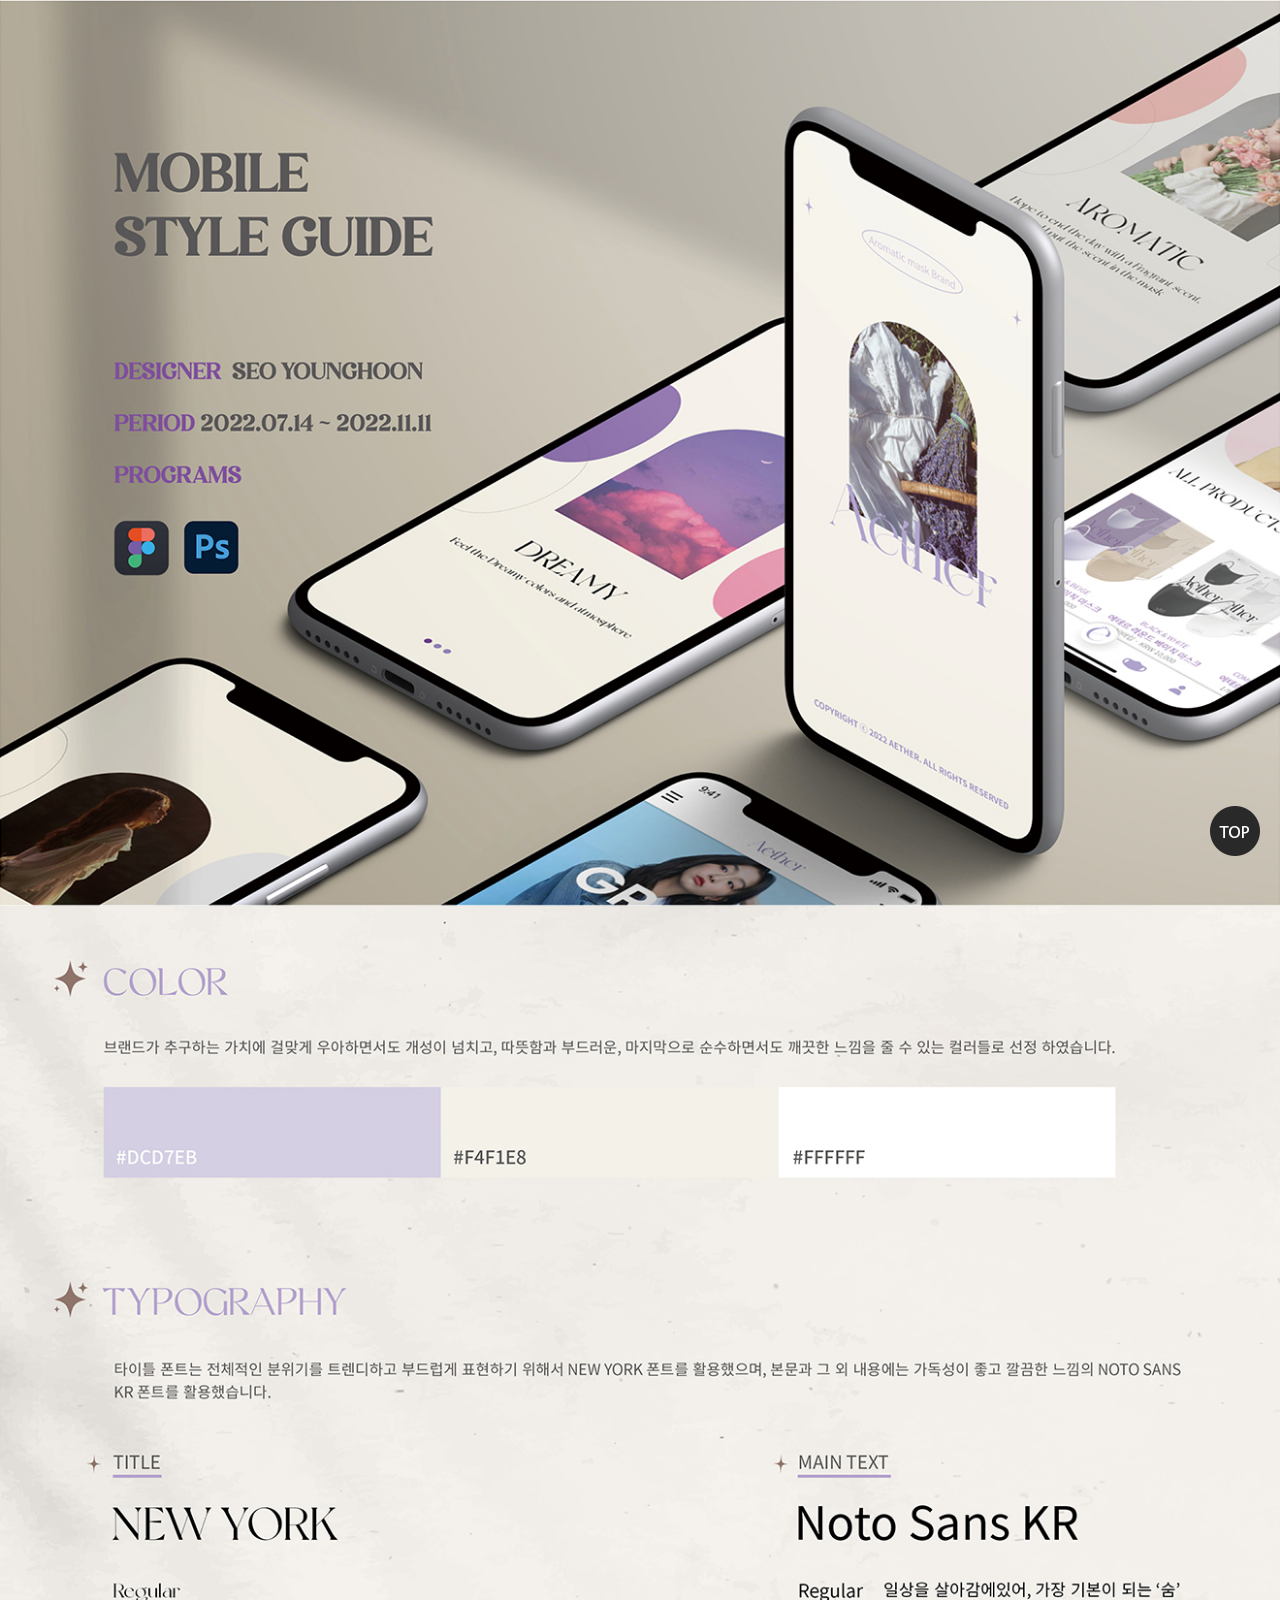
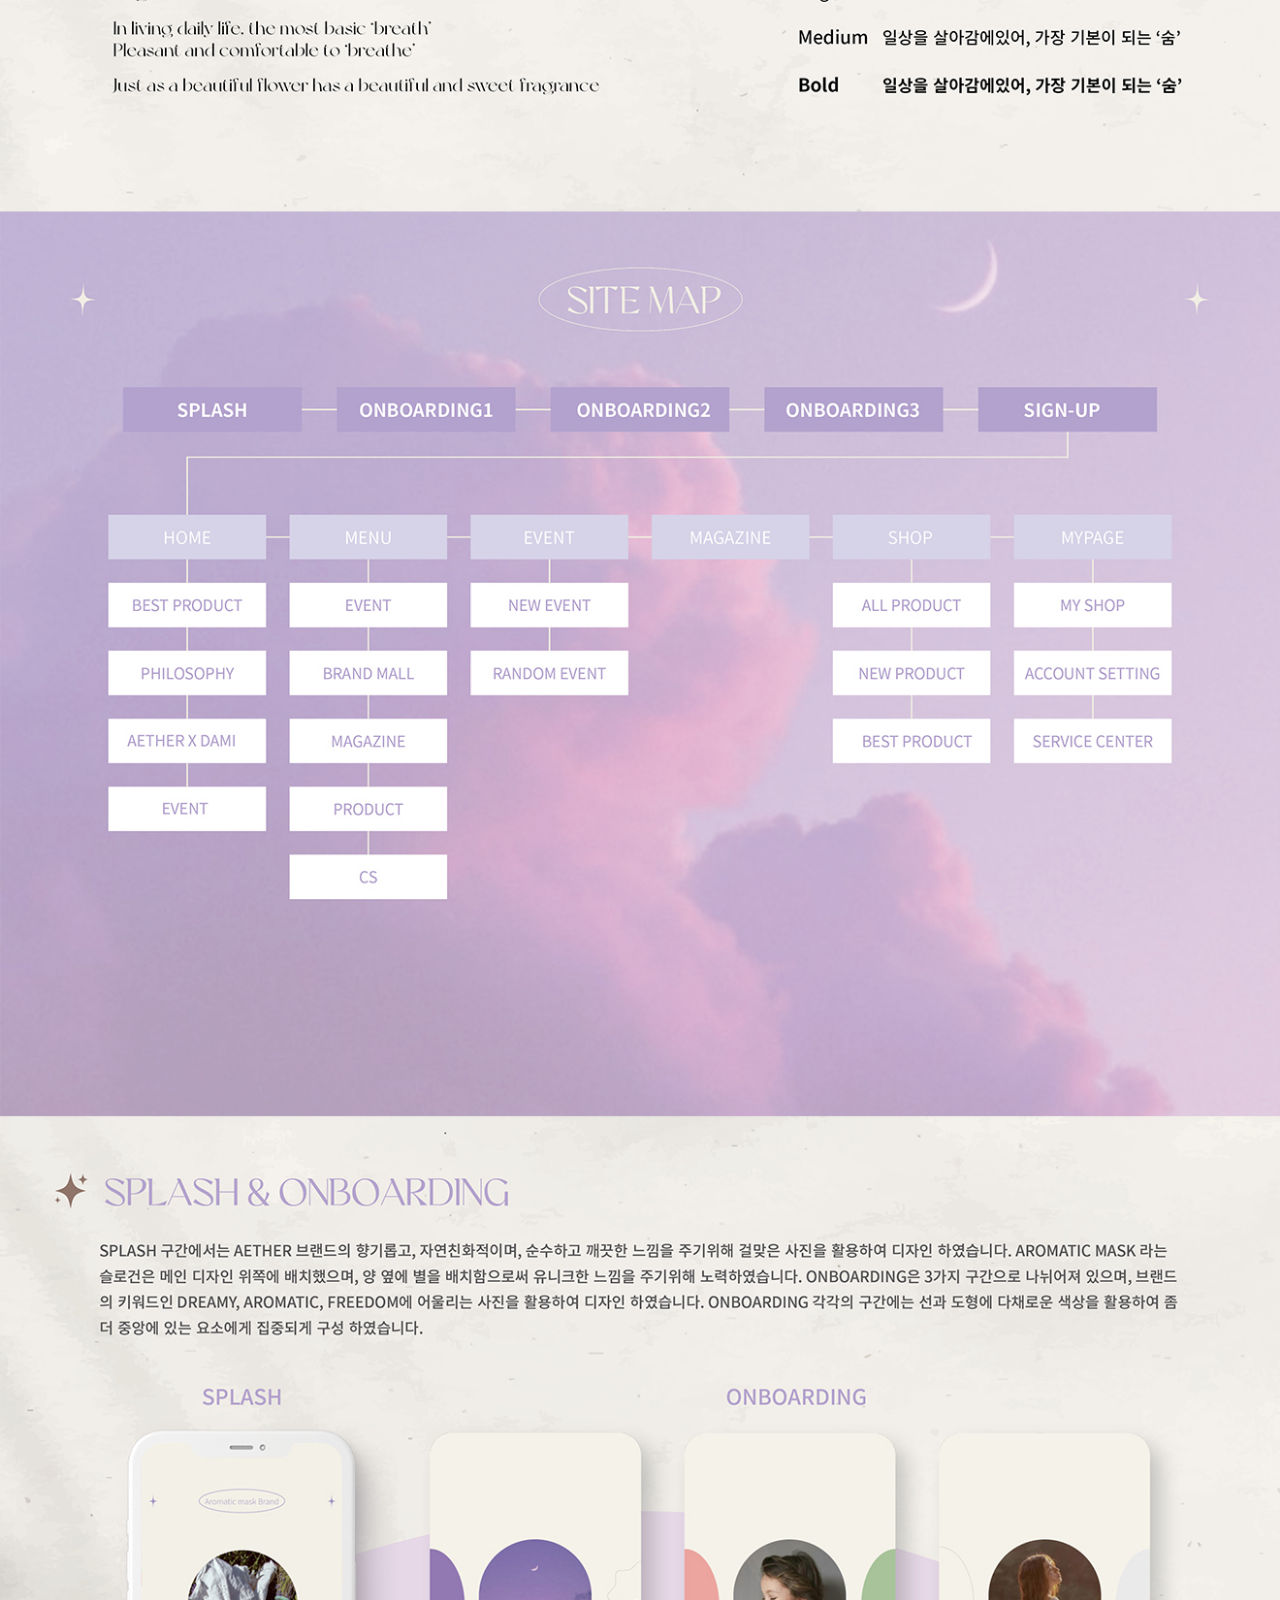
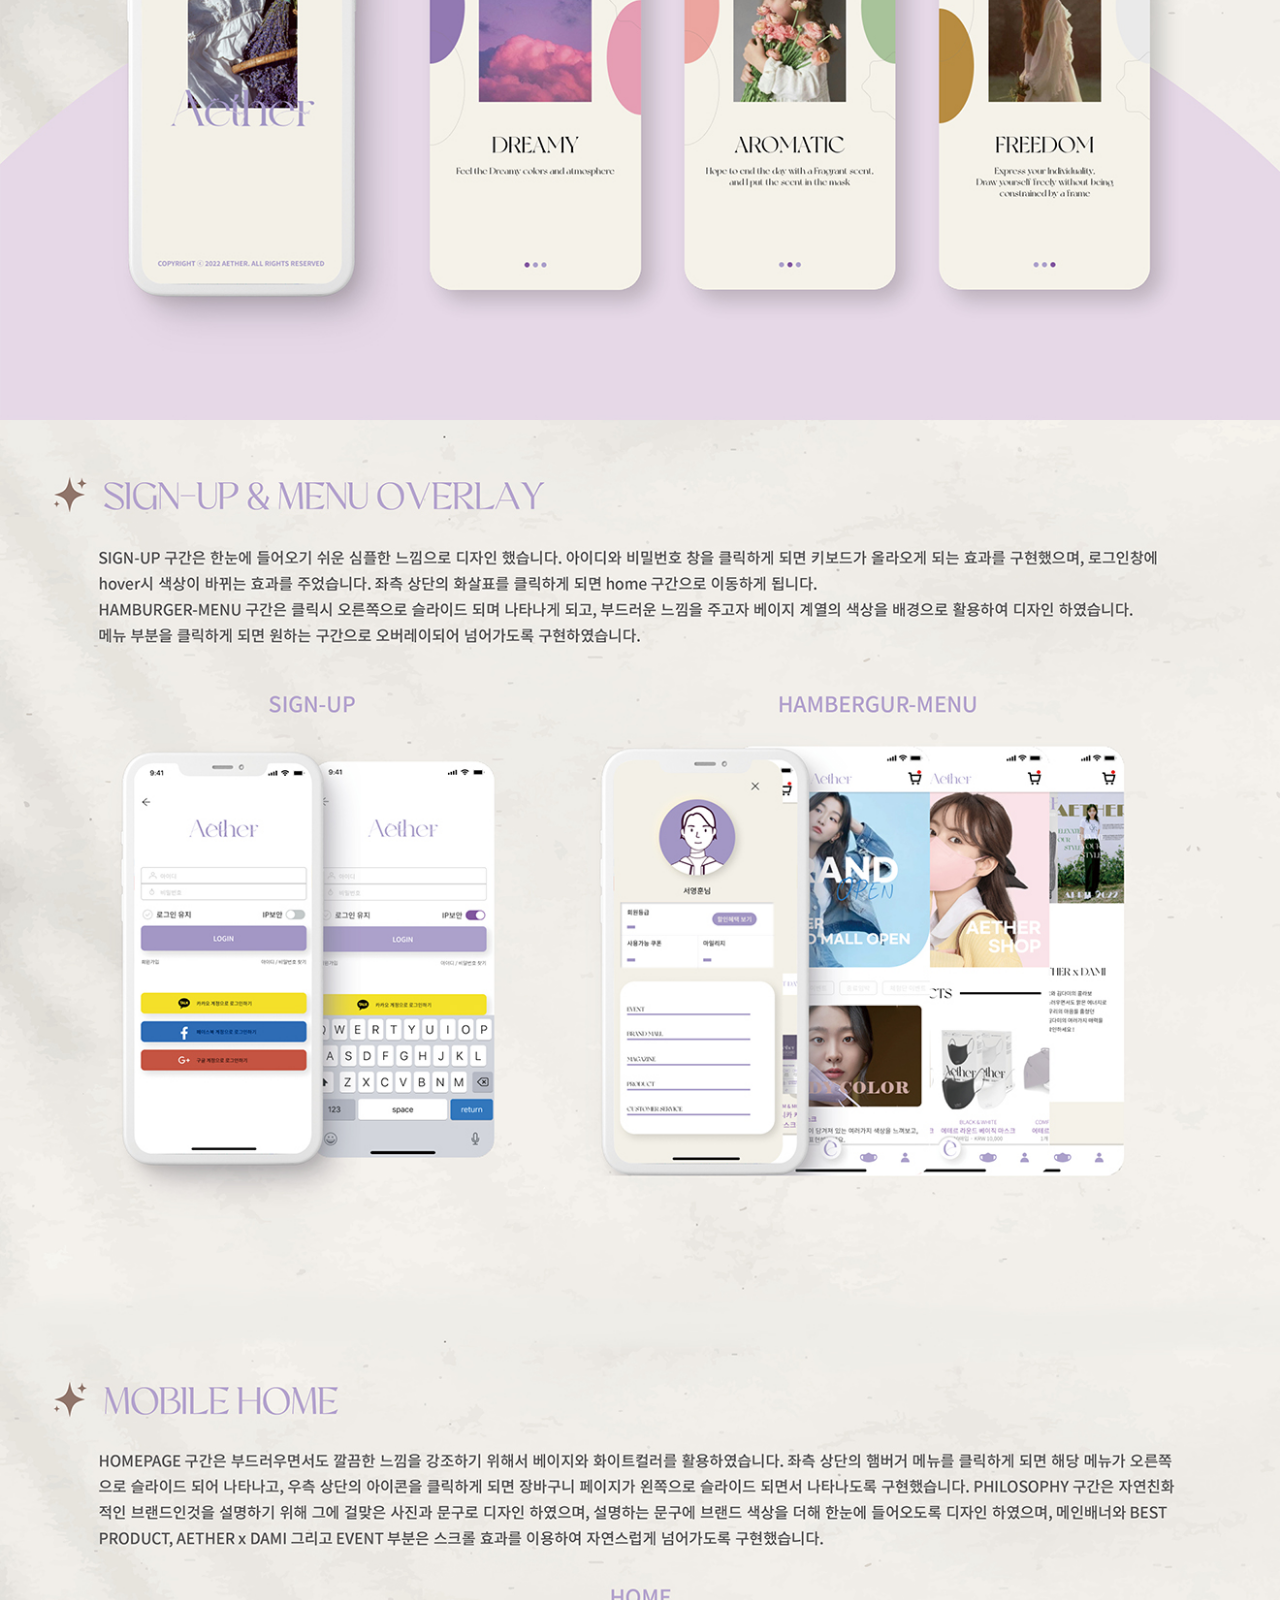
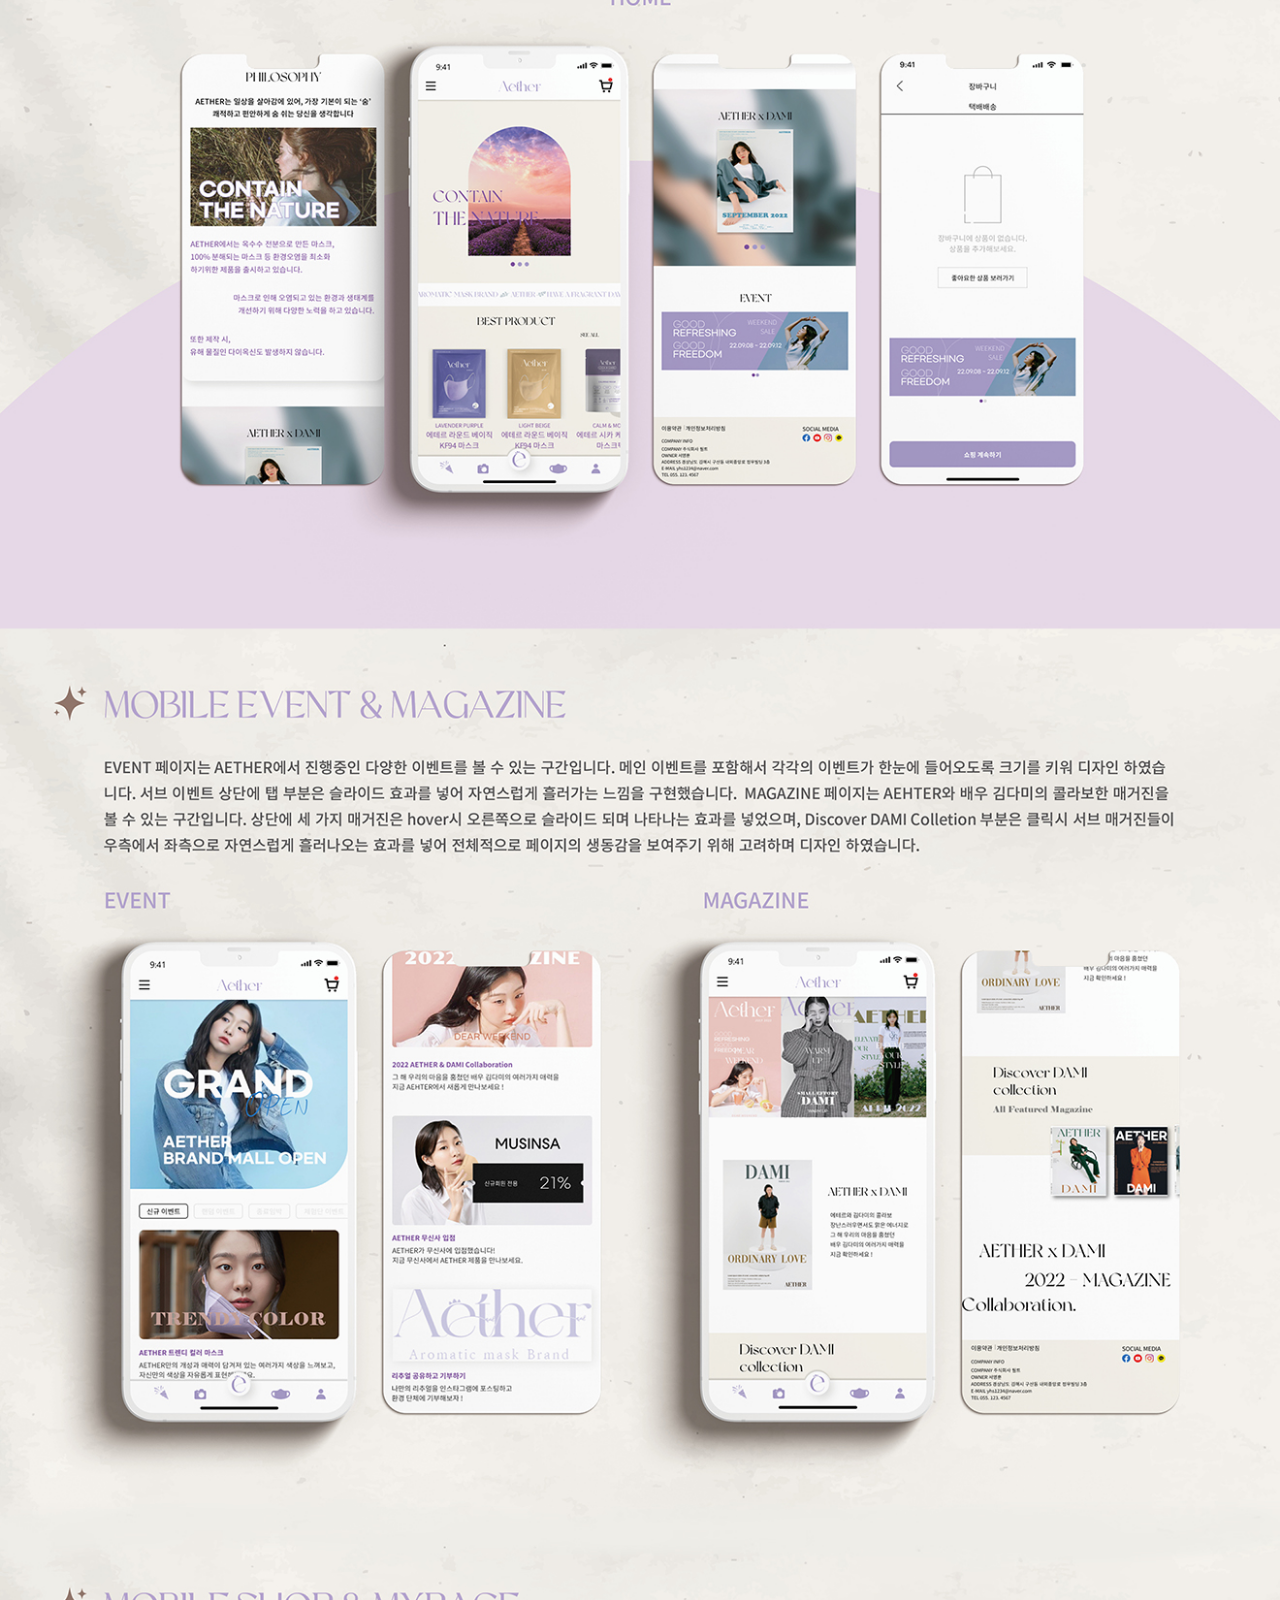
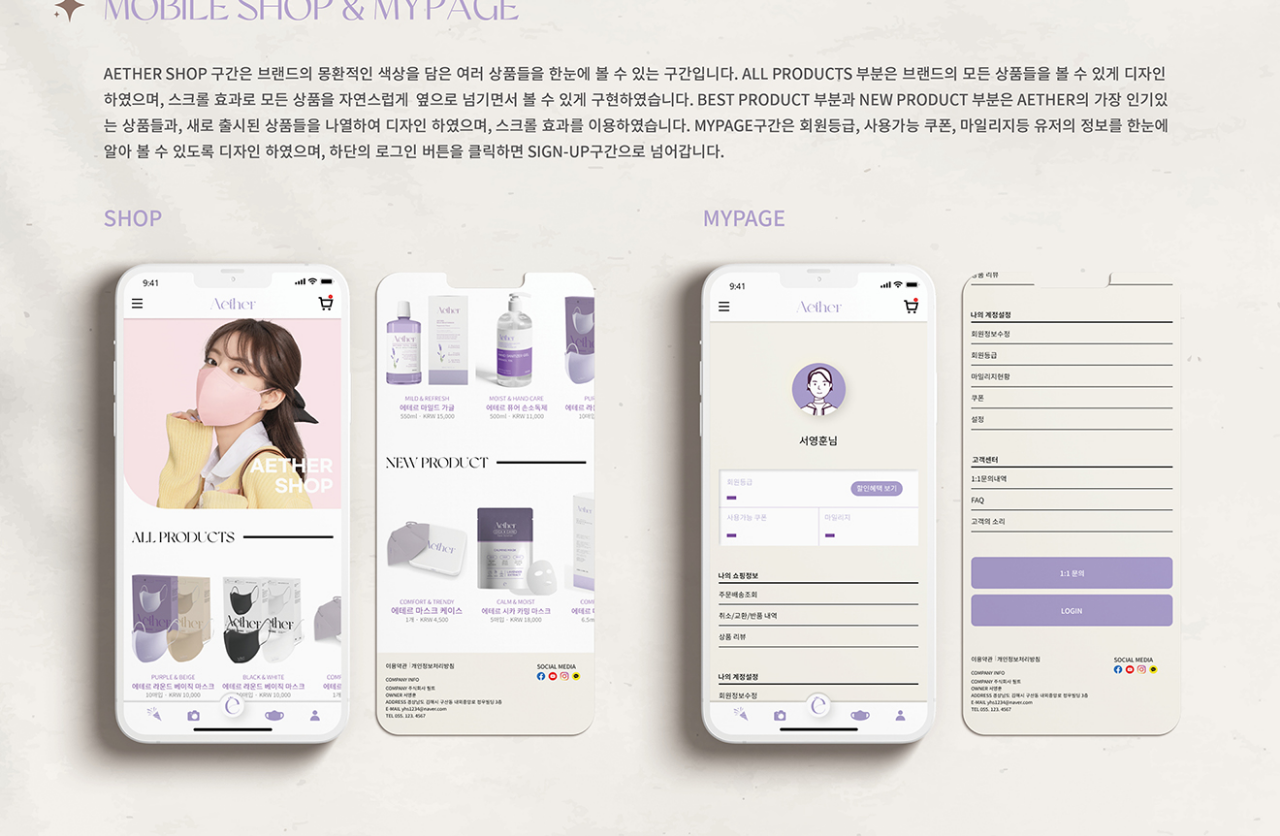
<file: mobile_styile_guide.html>
<!doctype html>
<html>
	<head>
		<title>mobile_style_guide</title>
		<meta charset="utf-8">
		<meta name="viewport" content="width=device-width, initial-scale=1">
		<meta http-equiv="X-UA-Compatible" content="IE=edge">
		<link rel="shortcut icon" href="images/ic_favicon.png" type="image/x-icon">
		<style>
			*{margin:0; padding:0;}
			a{text-decoration:none;
				color:#000;}
			
			.fixed_box{position:fixed;
				bottom:40px;
				right:30px;
				width:40px;}
			#top{
				max-width:1320px;
				margin:0 auto;
			}
			#top img{
				width:100%;
				display: block;
			}
			
		</style>
	</head>
	<body>
		<div id="top">
			<img src="images/mobile_style_guide.jpg" class="guide1"><!--가이드 이미지 경로 지정하기-->
		</div>
		<div class="fixed_box">
			<a href="#top" class="top_btn"><!--href부분은 이미지를 감싼 div에 있는 id이름과 동일하게 설정.-->
				<img src="images/top.png" alt="top">
			</a>
		</div>


		<!--이동시 부드럽게 이동시키기 위해 추가한 구문 시작. script쪽 전부 삭제가능.-->
		<script src="https://code.jquery.com/jquery-1.12.4.min.js" integrity="sha256-ZosEbRLbNQzLpnKIkEdrPv7lOy9C27hHQ+Xp8a4MxAQ=" crossorigin="anonymous"></script>
		<script>
			$(function() {
				$('a[href*="#"]:not([href="#"])').click(function() {
				if (location.pathname.replace(/^\//,'') == this.pathname.replace(/^\//,'') && location.hostname == this.hostname) {
				var target = $(this.hash);
				target = target.length ? target : $('[name=' + this.hash.slice(1) +']');
				if (target.length) {
				$('html, body').animate({
				scrollTop: target.offset().top
				}, 500);//움직이는 시간 조정
				return false;
				}
				}
				});
				});
		</script>
		<!--이동시 부드럽게 이동시키기 위해 추가한 구문 끝. 삭제가능.-->
	</body>
</html>
</file>
